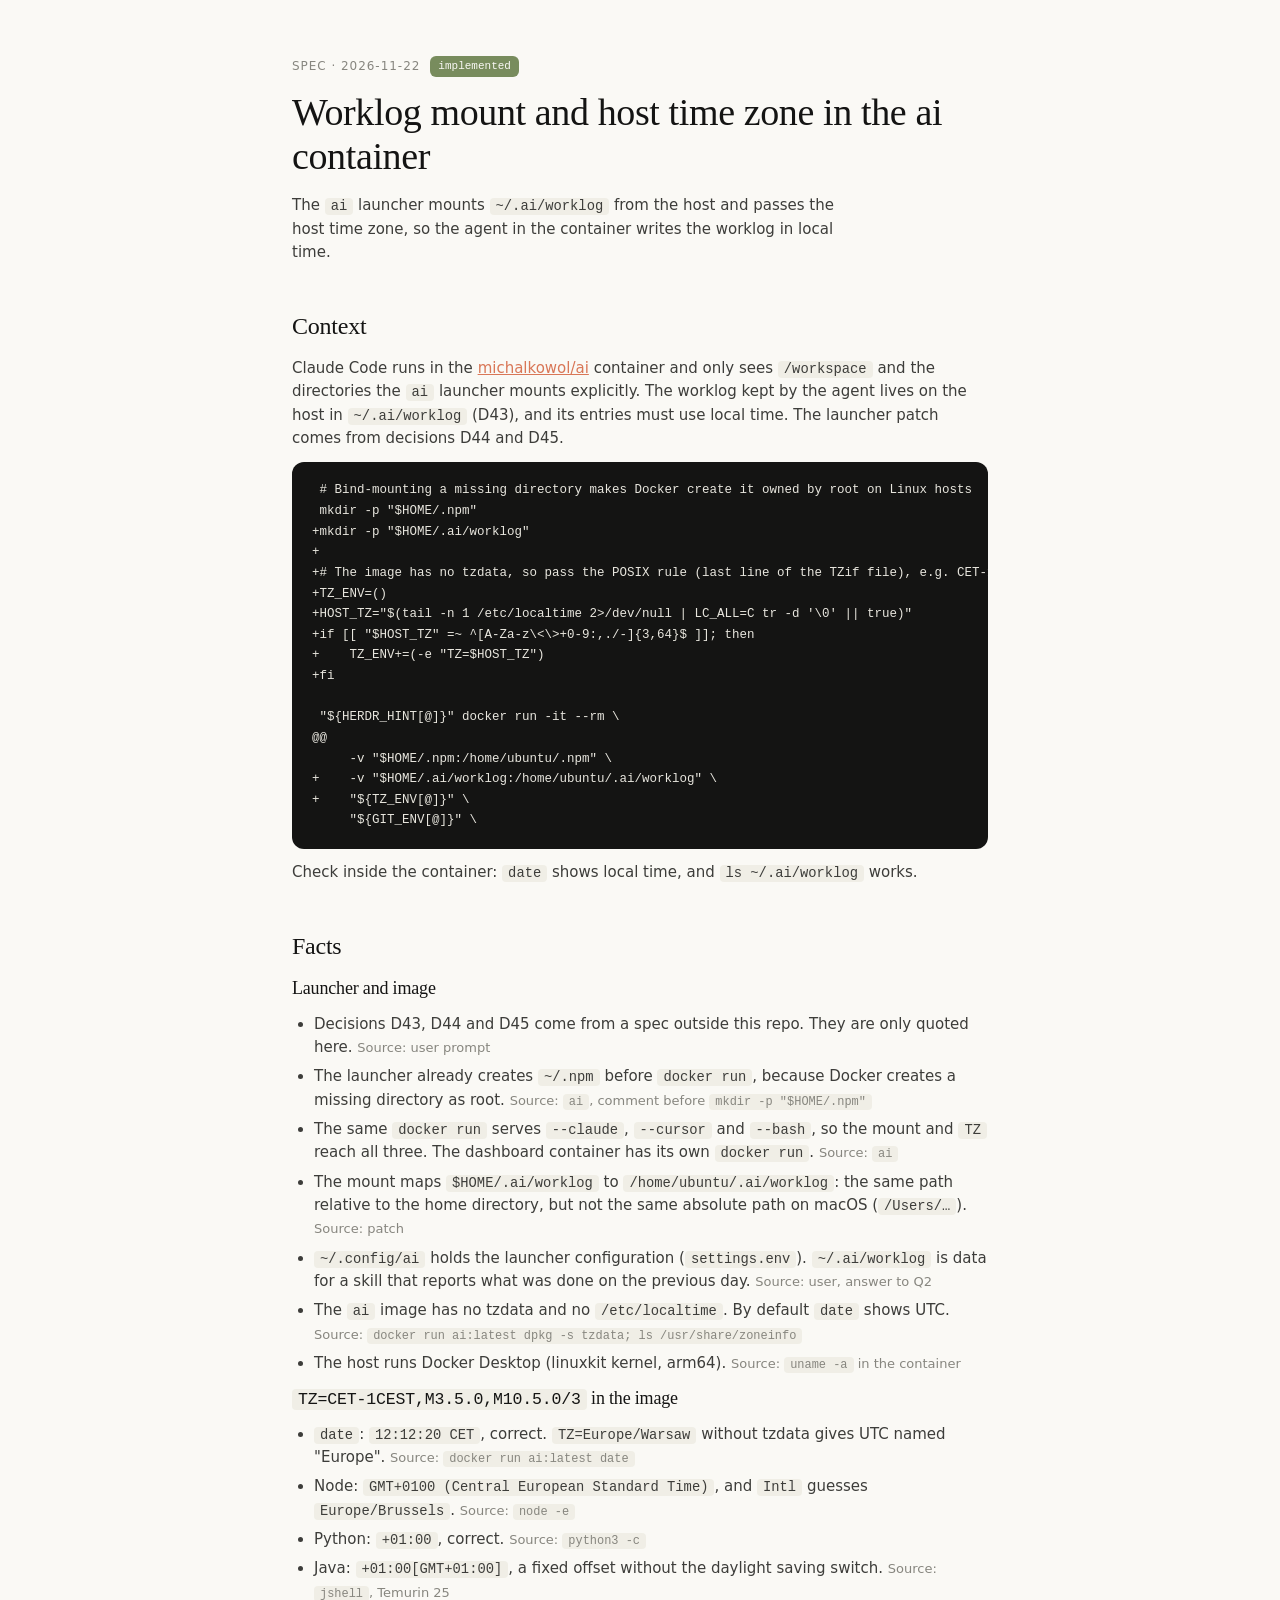
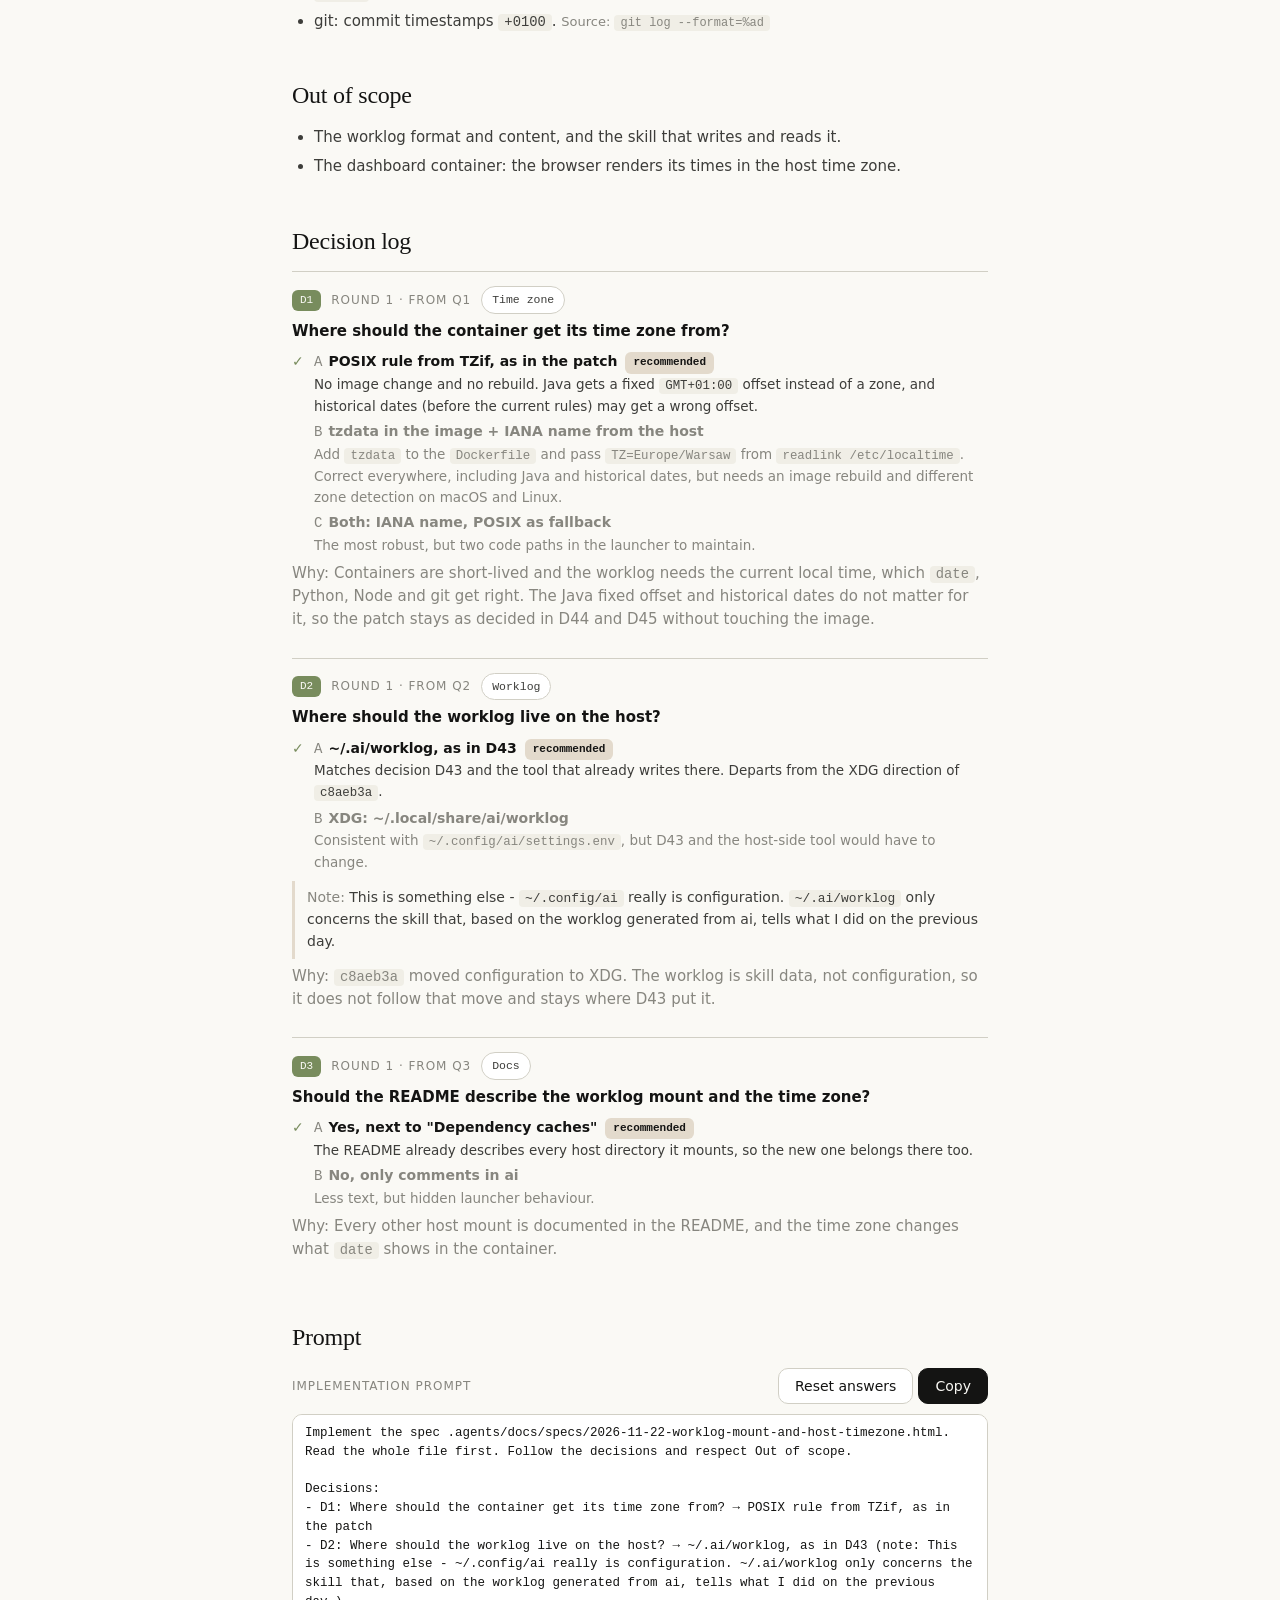
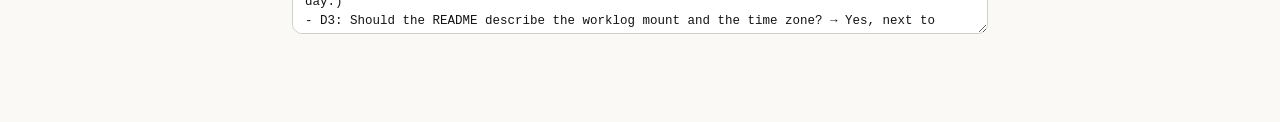
<file: .agents/docs/specs/2026-11-22-worklog-mount-and-host-timezone.html>
<!DOCTYPE html>
<html lang="en">
<head>
  <meta charset="UTF-8">
  <meta name="viewport" content="width=device-width, initial-scale=1.0">
  <meta name="html-spec" content="1">
  <title>Worklog mount and host time zone in the ai container</title>
  <link rel="stylesheet" href="assets/style.css">
  <script defer src="assets/global-components.js"></script>
  <script defer src="assets/local-components.js"></script>
</head>
<body>
<main>

  <spec-header date="2026-11-22" status="implemented">
    <h1>Worklog mount and host time zone in the ai container</h1>
    <p>The <code>ai</code> launcher mounts <code>~/.ai/worklog</code> from the host and passes the host time zone, so the agent in the container writes the worklog in local time.</p>
  </spec-header>

  <section id="context">
    <h2>Context</h2>
    <p>Claude Code runs in the <a href="https://github.com/michalkowol/ai">michalkowol/ai</a> container and only sees <code>/workspace</code> and the directories the <code>ai</code> launcher mounts explicitly. The worklog kept by the agent lives on the host in <code>~/.ai/worklog</code> (D43), and its entries must use local time. The launcher patch comes from decisions D44 and D45.</p>
    <pre><code> # Bind-mounting a missing directory makes Docker create it owned by root on Linux hosts
 mkdir -p "$HOME/.npm"
+mkdir -p "$HOME/.ai/worklog"
+
+# The image has no tzdata, so pass the POSIX rule (last line of the TZif file), e.g. CET-1CEST,M3.5.0,M10.5.0/3.
+TZ_ENV=()
+HOST_TZ="$(tail -n 1 /etc/localtime 2>/dev/null | LC_ALL=C tr -d '\0' || true)"
+if [[ "$HOST_TZ" =~ ^[A-Za-z\&lt;\&gt;+0-9:,./-]{3,64}$ ]]; then
+    TZ_ENV+=(-e "TZ=$HOST_TZ")
+fi

 "${HERDR_HINT[@]}" docker run -it --rm \
@@
     -v "$HOME/.npm:/home/ubuntu/.npm" \
+    -v "$HOME/.ai/worklog:/home/ubuntu/.ai/worklog" \
+    "${TZ_ENV[@]}" \
     "${GIT_ENV[@]}" \</code></pre>
    <p>Check inside the container: <code>date</code> shows local time, and <code>ls ~/.ai/worklog</code> works.</p>
  </section>

  <section id="facts">
    <h2>Facts</h2>
    <h3>Launcher and image</h3>
    <ul>
      <li>Decisions D43, D44 and D45 come from a spec outside this repo. They are only quoted here. <cite>user prompt</cite></li>
      <li>The launcher already creates <code>~/.npm</code> before <code>docker run</code>, because Docker creates a missing directory as root. <cite><code>ai</code>, comment before <code>mkdir -p "$HOME/.npm"</code></cite></li>
      <li>The same <code>docker run</code> serves <code>--claude</code>, <code>--cursor</code> and <code>--bash</code>, so the mount and <code>TZ</code> reach all three. The dashboard container has its own <code>docker run</code>. <cite><code>ai</code></cite></li>
      <li>The mount maps <code>$HOME/.ai/worklog</code> to <code>/home/ubuntu/.ai/worklog</code>: the same path relative to the home directory, but not the same absolute path on macOS (<code>/Users/…</code>). <cite>patch</cite></li>
      <li><code>~/.config/ai</code> holds the launcher configuration (<code>settings.env</code>). <code>~/.ai/worklog</code> is data for a skill that reports what was done on the previous day. <cite>user, answer to Q2</cite></li>
      <li>The <code>ai</code> image has no tzdata and no <code>/etc/localtime</code>. By default <code>date</code> shows UTC. <cite><code>docker run ai:latest dpkg -s tzdata; ls /usr/share/zoneinfo</code></cite></li>
      <li>The host runs Docker Desktop (linuxkit kernel, arm64). <cite><code>uname -a</code> in the container</cite></li>
    </ul>
    <h3><code>TZ=CET-1CEST,M3.5.0,M10.5.0/3</code> in the image</h3>
    <ul>
      <li><code>date</code>: <code>12:12:20 CET</code>, correct. <code>TZ=Europe/Warsaw</code> without tzdata gives UTC named "Europe". <cite><code>docker run ai:latest date</code></cite></li>
      <li>Node: <code>GMT+0100 (Central European Standard Time)</code>, and <code>Intl</code> guesses <code>Europe/Brussels</code>. <cite><code>node -e</code></cite></li>
      <li>Python: <code>+01:00</code>, correct. <cite><code>python3 -c</code></cite></li>
      <li>Java: <code>+01:00[GMT+01:00]</code>, a fixed offset without the daylight saving switch. <cite><code>jshell</code>, Temurin 25</cite></li>
      <li>git: commit timestamps <code>+0100</code>. <cite><code>git log --format=%ad</code></cite></li>
    </ul>
  </section>

  <section id="out-of-scope">
    <h2>Out of scope</h2>
    <ul>
      <li>The worklog format and content, and the skill that writes and reads it.</li>
      <li>The dashboard container: the browser renders its times in the host time zone.</li>
    </ul>
  </section>

  <section id="decisions">
    <h2>Decision log</h2>

    <spec-decision did="D1" round="1" from="Q1" topic="Time zone">
      <p class="q">Where should the container get its time zone from?</p>
      <spec-option value="A" label="POSIX rule from TZif, as in the patch" recommended chosen>No image change and no rebuild. Java gets a fixed <code>GMT+01:00</code> offset instead of a zone, and historical dates (before the current rules) may get a wrong offset.</spec-option>
      <spec-option value="B" label="tzdata in the image + IANA name from the host">Add <code>tzdata</code> to the <code>Dockerfile</code> and pass <code>TZ=Europe/Warsaw</code> from <code>readlink /etc/localtime</code>. Correct everywhere, including Java and historical dates, but needs an image rebuild and different zone detection on macOS and Linux.</spec-option>
      <spec-option value="C" label="Both: IANA name, POSIX as fallback">The most robust, but two code paths in the launcher to maintain.</spec-option>
      <p class="why">Containers are short-lived and the worklog needs the current local time, which <code>date</code>, Python, Node and git get right. The Java fixed offset and historical dates do not matter for it, so the patch stays as decided in D44 and D45 without touching the image.</p>
    </spec-decision>

    <spec-decision did="D2" round="1" from="Q2" topic="Worklog">
      <p class="q">Where should the worklog live on the host?</p>
      <spec-option value="A" label="~/.ai/worklog, as in D43" recommended chosen>Matches decision D43 and the tool that already writes there. Departs from the XDG direction of <code>c8aeb3a</code>.</spec-option>
      <spec-option value="B" label="XDG: ~/.local/share/ai/worklog">Consistent with <code>~/.config/ai/settings.env</code>, but D43 and the host-side tool would have to change.</spec-option>
      <p class="note">This is something else - <code>~/.config/ai</code> really is configuration. <code>~/.ai/worklog</code> only concerns the skill that, based on the worklog generated from ai, tells what I did on the previous day.</p>
      <p class="why"><code>c8aeb3a</code> moved configuration to XDG. The worklog is skill data, not configuration, so it does not follow that move and stays where D43 put it.</p>
    </spec-decision>

    <spec-decision did="D3" round="1" from="Q3" topic="Docs">
      <p class="q">Should the README describe the worklog mount and the time zone?</p>
      <spec-option value="A" label="Yes, next to &quot;Dependency caches&quot;" recommended chosen>The README already describes every host directory it mounts, so the new one belongs there too.</spec-option>
      <spec-option value="B" label="No, only comments in ai">Less text, but hidden launcher behaviour.</spec-option>
      <p class="why">Every other host mount is documented in the README, and the time zone changes what <code>date</code> shows in the container.</p>
    </spec-decision>
  </section>

  <section id="prompt">
    <h2>Prompt</h2>
    <spec-prompt file=".agents/docs/specs/2026-11-22-worklog-mount-and-host-timezone.html"></spec-prompt>
  </section>

</main>
</body>
</html>
</file>
<file: .agents/docs/specs/assets/style.css>
/*
 * html-spec global style
 * html-spec format 1
 *
 * Copied into .agents/docs/specs/assets/ by /mk:html-spec-init from michalkowol/ai-tools.
 * Do not edit in the project: changes are made in the plugin and installed by re-running the init.
 *
 * Tokens, base typography, primitives and styles for the spec components
 * from global-components.js. Spec files must not carry their own styling.
 */

:root {
  --ivory:    #FAF9F5;
  --slate:    #141413;
  --clay:     #D97757;
  --oat:      #E3DACC;
  --olive:    #788C5D;
  --gray-150: #F0EEE6;
  --gray-300: #D1CFC5;
  --gray-500: #87867F;
  --gray-700: #3D3D3A;
  --white:    #FFFFFF;

  --serif: ui-serif, Georgia, 'Times New Roman', serif;
  --sans:  system-ui, -apple-system, 'Segoe UI', Roboto, sans-serif;
  --mono:  ui-monospace, 'SF Mono', Menlo, Monaco, monospace;
}

* { margin: 0; padding: 0; box-sizing: border-box; }

body {
  font-family: var(--sans);
  background: var(--ivory);
  color: var(--gray-700);
  line-height: 1.55;
  -webkit-font-smoothing: antialiased;
}

a { color: var(--clay); }

code {
  font-family: var(--mono);
  font-size: 0.92em;
  background: var(--gray-150);
  padding: 1px 6px;
  border-radius: 4px;
}

h1, h2, h3 {
  font-family: var(--serif);
  font-weight: 500;
  color: var(--slate);
  letter-spacing: -0.01em;
}

h1 { font-size: 38px; line-height: 1.15; }
h2 { font-size: 24px; line-height: 1.2; }
h3 { font-size: 18px; line-height: 1.3; }

p, li { font-size: 15px; }

ul, ol { padding-left: 22px; }
li + li { margin-top: 6px; }

blockquote {
  border-left: 4px solid var(--clay);
  padding: 8px 0 8px 18px;
  color: var(--gray-700);
  font-family: var(--serif);
  font-size: 17px;
  line-height: 1.5;
}

cite {
  font-style: normal;
  font-size: 13px;
  color: var(--gray-500);
}
cite::before { content: 'Source: '; }

hr {
  border: 0;
  border-top: 1.5px solid var(--gray-300);
}

pre {
  background: var(--slate);
  color: #E8E6DE;
  border-radius: 12px;
  padding: 18px 20px;
  overflow-x: auto;
  font-family: var(--mono);
  font-size: 12.5px;
  line-height: 1.65;
}

pre code { background: none; padding: 0; font-size: inherit; }

/* ---------- Primitives ---------- */

.eyebrow {
  font-size: 12px;
  letter-spacing: 0.08em;
  text-transform: uppercase;
  color: var(--gray-500);
}

.muted { color: var(--gray-500); }

.pill {
  display: inline-block;
  font-family: var(--mono);
  font-size: 11.5px;
  background: var(--gray-150);
  border: 1.5px solid var(--gray-300);
  color: var(--gray-700);
  padding: 4px 10px;
  border-radius: 999px;
}

.tag {
  display: inline-block;
  font-family: var(--mono);
  font-size: 11px;
  background: var(--oat);
  color: var(--slate);
  padding: 2px 8px;
  border-radius: 6px;
}

.tag.accent   { background: var(--clay);  color: var(--ivory); }
.tag.positive { background: var(--olive); color: var(--ivory); }

.btn {
  font-family: var(--sans);
  font-size: 14px;
  padding: 9px 16px;
  border-radius: 10px;
  border: 1.5px solid var(--gray-300);
  background: var(--white);
  color: var(--slate);
  cursor: pointer;
}

.btn.primary { background: var(--slate); border-color: var(--slate); color: var(--ivory); }
.btn.accent  { background: var(--clay);  border-color: var(--clay);  color: var(--ivory); }

.field {
  font-family: var(--sans);
  font-size: 14px;
  padding: 9px 12px;
  border-radius: 10px;
  border: 1.5px solid var(--gray-300);
  background: var(--white);
  color: var(--slate);
  width: 100%;
}

.field:focus { outline: none; border-color: var(--slate); }

textarea.field { resize: vertical; min-height: 64px; line-height: 1.5; }

table {
  width: 100%;
  border-collapse: collapse;
  font-size: 14px;
}

th, td {
  text-align: left;
  padding: 10px 14px;
  border-bottom: 1.5px solid var(--gray-300);
  vertical-align: top;
}

th {
  font-size: 12px;
  text-transform: uppercase;
  letter-spacing: 0.04em;
  color: var(--gray-500);
  font-weight: 600;
}

/* ---------- Page layout ---------- */

main {
  max-width: 760px;
  margin: 0 auto;
  padding: 56px 32px 96px;
}

main > section { margin-top: 48px; }
main > section > h2 { margin-bottom: 16px; }
main > section > * + * { margin-top: 12px; }
main > section > h2 + * { margin-top: 0; }

/* ---------- <spec-header> ---------- */

spec-header { display: block; }
spec-header .meta {
  display: flex;
  flex-wrap: wrap;
  gap: 10px;
  align-items: center;
  margin-bottom: 14px;
}
spec-header h1 { margin-bottom: 16px; }
spec-header p { max-width: 60ch; }

/* ---------- <spec-question> ---------- */

spec-question {
  display: block;
  padding: 20px 22px 22px;
  margin-top: 16px;
  border: 1.5px solid var(--gray-300);
  border-radius: 14px;
  background: var(--white);
}
spec-question[hidden] { display: none; }
spec-question .head {
  display: flex;
  gap: 10px;
  align-items: center;
  margin-bottom: 8px;
}
spec-question h3 { margin-bottom: 6px; }
spec-question > p { color: var(--gray-500); margin-bottom: 12px; }
spec-question .condition { font-family: var(--mono); font-size: 11.5px; }

spec-option { display: block; margin-top: 8px; }
spec-option label {
  display: flex;
  gap: 12px;
  align-items: flex-start;
  padding: 10px 14px;
  border: 1.5px solid var(--gray-300);
  border-radius: 10px;
  background: var(--ivory);
  cursor: pointer;
}
spec-option input { margin-top: 4px; accent-color: var(--slate); }
spec-option label:has(input:checked) { border-color: var(--slate); background: var(--white); box-shadow: 0 0 0 0.5px var(--slate); }
spec-option .label { display: block; color: var(--slate); font-weight: 600; font-size: 14px; }
spec-option .label .value { font-family: var(--mono); font-weight: 400; color: var(--gray-500); margin-right: 6px; }
spec-option .desc { display: block; font-size: 14px; color: var(--gray-700); }
spec-option .tag { margin-left: 8px; vertical-align: 1px; }

spec-question textarea.field { margin-top: 12px; background: var(--ivory); }
spec-question textarea.field:focus { background: var(--white); }
spec-question .note-hint { margin-top: 6px; font-size: 13px; color: var(--gray-500); }
spec-question .note-hint[hidden] { display: none; }

/* ---------- <spec-decision> ---------- */

spec-decision {
  display: block;
  padding: 14px 0;
  border-top: 1.5px solid var(--gray-300);
}
spec-decision .head {
  display: flex;
  flex-wrap: wrap;
  gap: 10px;
  align-items: center;
  margin-bottom: 6px;
}
spec-decision .q { color: var(--slate); font-weight: 600; }
spec-decision .choice { margin-top: 4px; }
spec-decision .choice::before { content: '→ '; color: var(--clay); }
spec-decision .options { margin-top: 8px; }
spec-decision spec-option { display: flex; gap: 8px; margin-top: 4px; color: var(--gray-500); font-size: 14px; }
spec-decision spec-option .mark { width: 14px; flex-shrink: 0; color: var(--olive); font-weight: 600; }
spec-decision spec-option .label { color: var(--gray-500); }
spec-decision spec-option .label .value { font-family: var(--mono); margin-right: 6px; }
spec-decision spec-option .desc { display: block; color: var(--gray-500); font-size: 13.5px; }
spec-decision spec-option .tag { margin-left: 8px; vertical-align: 1px; }
spec-decision spec-option[chosen] .label { color: var(--slate); font-weight: 600; }
spec-decision spec-option[chosen] .desc { color: var(--gray-700); }
spec-decision .note {
  margin-top: 8px;
  padding: 6px 0 6px 12px;
  border-left: 3px solid var(--oat);
  font-size: 14px;
}
spec-decision .note::before { content: 'Note: '; color: var(--gray-500); }
spec-decision .why { margin-top: 6px; color: var(--gray-500); }
spec-decision .why::before { content: 'Why: '; }
spec-decision[superseded-by] .q,
spec-decision[superseded-by] .choice,
spec-decision[superseded-by] spec-option,
spec-decision[superseded-by] .note,
spec-decision[superseded-by] .why { text-decoration: line-through; color: var(--gray-500); }
spec-decision[superseded-by] spec-option .label { color: var(--gray-500); }
spec-decision[outcome] .q { color: var(--gray-700); }
spec-decision[outcome] spec-option .mark { color: var(--gray-500); }
spec-decision .pill.outcome { background: var(--oat); border-color: var(--oat); color: var(--slate); }
spec-decision:target { background: var(--gray-150); }

/* ---------- topic ---------- */

.pill.topic { background: var(--white); }
.pill.ticket { text-decoration: none; }

/* ---------- <spec-prompt> ---------- */

spec-prompt { display: block; }
spec-prompt .head {
  display: flex;
  gap: 10px;
  align-items: center;
  justify-content: space-between;
  margin-bottom: 10px;
}
spec-prompt textarea.field {
  font-family: var(--mono);
  font-size: 12.5px;
  min-height: 220px;
}
</file>
